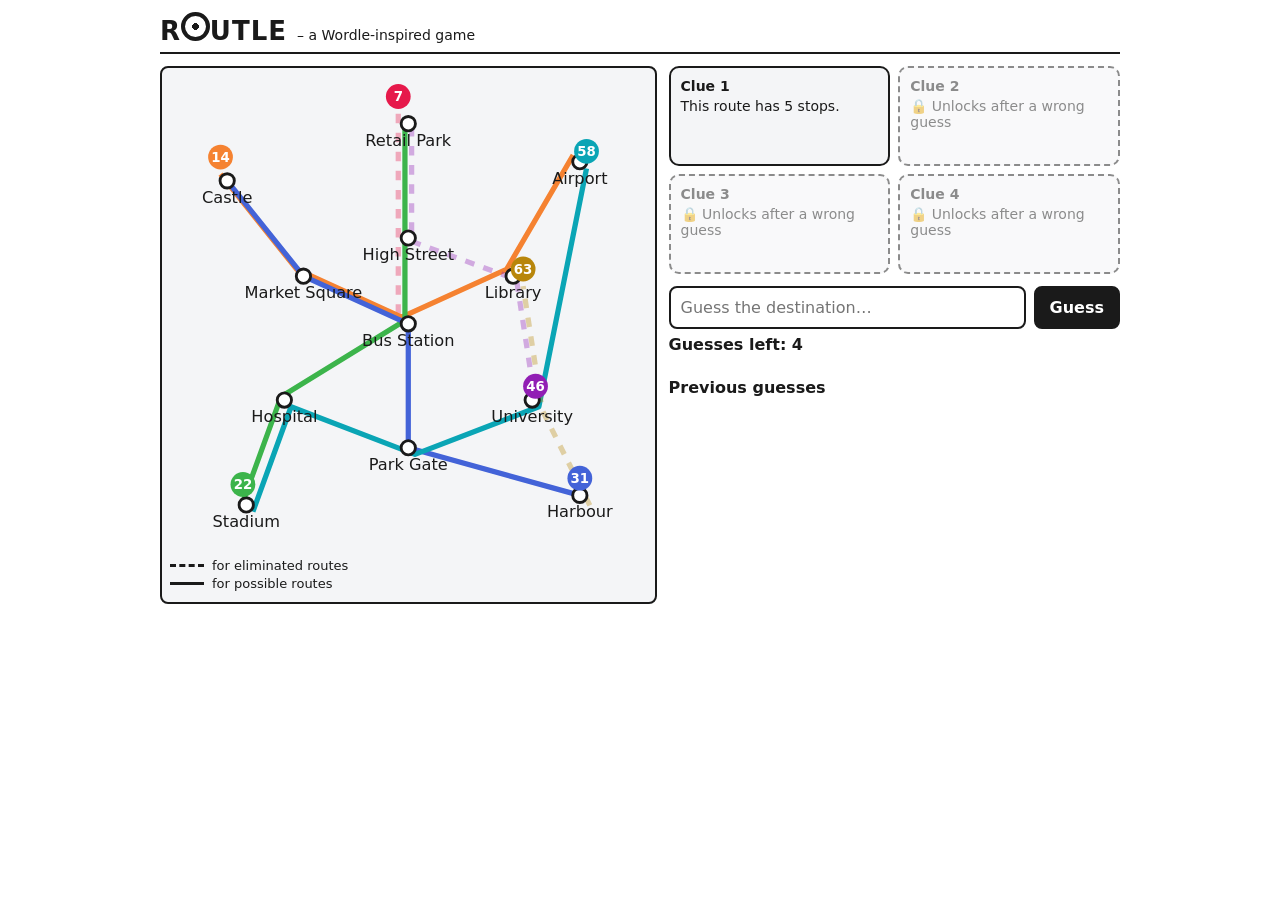
<file: test.html>
<!DOCTYPE html>
<html lang="en">
    <head>
        <meta charset="utf-8">
        <meta name="viewport" content="width=device-width, initial-scale=1, viewport-fit=cover">
        <title>Routle</title>
        <style>
            :root{box-sizing:border-box;padding-top:env(safe-area-inset-top,0px);padding-bottom:env(safe-area-inset-bottom,0px);--bg:#fff;--fg:#1a1a1a;--line:#c9ccd1;--ok:#2e9e5b;--bad:#c0392b;--card:#f4f5f7}
            @media (prefers-color-scheme:dark){:root:not([data-theme="light"]){--bg:#121213;--fg:#f2f2f2;--line:#3a3a3c;--card:#1d1d1f}}
            :root[data-theme="dark"]{--bg:#121213;--fg:#f2f2f2;--line:#3a3a3c;--card:#1d1d1f}
            html{scroll-padding-top:env(safe-area-inset-top,0px)}
            body{margin:0;background:var(--bg);color:var(--fg);font-family:system-ui,-apple-system,sans-serif}
            main{max-width:960px;margin:0 auto;padding:12px}
            header{border-bottom:2px solid var(--fg);margin-bottom:12px}
            h1{margin:0 0 6px;font-size:26px;letter-spacing:1px}
            h1 small{font-size:14px;font-weight:400;letter-spacing:0}
            .wheel{display:inline-block;width:.8em;height:.8em;border:.17em solid currentColor;border-radius:50%;background:radial-gradient(circle,currentColor 22%,transparent 24%);vertical-align:-.05em}
            .wrap{display:grid;gap:12px}
            @media(min-width:720px){.wrap{grid-template-columns:1.1fr 1fr}}
            .panel{border:2px solid var(--fg);border-radius:8px;padding:8px;background:var(--card)}
            svg{width:100%;height:auto;display:block}
            .legend{font-size:13px;margin-top:6px}
            .legend div{display:flex;align-items:center;gap:8px;margin:3px 0}
            .legend i{display:inline-block;width:34px;border-top:3px solid var(--fg)}
            .legend i.d{border-top-style:dashed}
            .clues{display:grid;grid-template-columns:1fr 1fr;gap:8px}
            .clue{border:2px solid var(--fg);border-radius:10px;padding:10px;min-height:76px;font-size:14px;background:var(--card)}
            .clue b{display:block;margin-bottom:4px}
            .clue.lock{opacity:.5;border-style:dashed}
            .row{display:flex;gap:8px;margin:12px 0 6px}
            input{flex:1;min-width:0;font:inherit;padding:10px;border:2px solid var(--fg);border-radius:8px;background:var(--bg);color:var(--fg)}
            button{font:inherit;font-weight:700;padding:10px 14px;border:2px solid var(--fg);border-radius:8px;background:var(--fg);color:var(--bg)}
            button:disabled,input:disabled{opacity:.4}
            #left{font-weight:700;margin:4px 0}
            #msg{min-height:20px;font-size:14px;font-weight:600}
            ul{list-style:none;padding:0;margin:6px 0}
            li{padding:6px 10px;border:1px solid var(--line);border-radius:6px;margin-bottom:4px;font-size:14px}
            li.w{color:var(--bad)}li.r{color:var(--ok);font-weight:700}
        </style>
    </head>

    <body>
        <main>
            <header><h1>R<span class="wheel"></span>UTLE <small>– a Wordle-inspired game</small></h1></header>
            <div class="wrap">
                <div class="panel">
                    <svg id="map" viewBox="0 0 100 100"></svg>
                    <div class="legend">
                    <div><i class="d"></i> for eliminated routes</div>
                    <div><i></i> for possible routes</div>
                    </div>
                </div>
                <div>
                    <div class="clues" id="clues"></div>
                    <div class="row">
                    <input id="in" list="dl" placeholder="Guess the destination…" autocomplete="off">
                    <datalist id="dl"></datalist>
                    <button id="go">Guess</button>
                    </div>
                    <div id="left"></div>
                    <div id="msg"></div>
                    <div><b>Previous guesses</b><ul id="prev"></ul></div>
                </div>
            </div>
        </main>

        <!--Script starts here, it is very long-->
        <script>
            // name, x, y on the 100x100 map
            const N={BS:["Bus Station",50,52],HS:["High Street",50,34],MS:["Market Square",28,42],LB:["Library",72,42],
            HP:["Hospital",24,68],UN:["University",76,68],PG:["Park Gate",50,78],HB:["Harbour",86,88],
            AP:["Airport",86,18],CS:["Castle",12,22],ST:["Stadium",16,90],RP:["Retail Park",50,10]};
            // every route needs a different destination initial; "via" is used for clue 3
            const R=[
            {n:"7", s:["BS","HS","RP"],            via:"HS",col:"#e6194b"},
            {n:"14",s:["AP","LB","BS","MS","CS"],  via:"MS",col:"#f58231"},
            {n:"22",s:["RP","HS","BS","HP","ST"],  via:"HP",col:"#3cb44b"},
            {n:"31",s:["CS","MS","BS","PG","HB"],  via:"PG",col:"#4363d8"},
            {n:"46",s:["RP","HS","LB","UN"],       via:"LB",col:"#911eb4"},
            {n:"58",s:["ST","HP","PG","UN","AP"],  via:"PG",col:"#0aa5b5"},
            {n:"63",s:["HB","UN","LB"],            via:"UN",col:"#b8860b"}];
            const dest=r=>N[r.s[r.s.length-1]][0];
            const T=R[Math.floor(Date.now()/864e5)%R.length];      // today's route
            const MAX=4;
            let wrong=[],won=false,lost=false;

            const clueText=[
            `This route has ${T.s.length} stops.`,
            `It starts at ${N[T.s[0]][0]}.`,
            `It passes through ${N[T.via][0]}.`,
            `The destination begins with “${dest(T)[0]}”.`];
            const matches=[
            r=>r.s.length===T.s.length,
            r=>r.s[0]===T.s[0],
            r=>r.s.includes(T.via),
            r=>dest(r)[0]===dest(T)[0]];

            const $=id=>document.getElementById(id);
            $("dl").innerHTML=R.map(r=>`<option value="${dest(r)}">`).join("");

            function shown(){return (won||lost)?(lost?MAX:Math.min(MAX,wrong.length+1)):Math.min(MAX,wrong.length+1)}
            function possible(r){
            if(wrong.includes(r))return false;
            for(let k=0;k<shown();k++)if(!matches[k](r))return false;
            return true;
            }
            function render(){
            const k=shown();
            $("clues").innerHTML=clueText.map((t,i)=>i<k
                ?`<div class="clue"><b>Clue ${i+1}</b>${t}</div>`
                :`<div class="clue lock"><b>Clue ${i+1}</b>🔒 Unlocks after a wrong guess</div>`).join("");
            // map
            let m="";
            R.forEach((r,i)=>{
                const d=(i-3)*.7,pts=r.s.map(id=>`${N[id][1]+d},${N[id][2]+d}`).join(" ");
                const live=possible(r)||(won&&r===T);
                m+=`<polyline points="${pts}" fill="none" stroke="${r.col}" stroke-width="${won&&r===T?1.8:1.1}" stroke-linejoin="round" ${live?"":'stroke-dasharray="2 2" opacity=".35"'}/>`;
            });
            Object.values(N).forEach(([nm,x,y])=>{
                m+=`<circle cx="${x}" cy="${y}" r="1.5" fill="var(--bg)" stroke="var(--fg)" stroke-width=".6"/>`
                +`<text x="${x}" y="${y+4.6}" font-size="3.4" text-anchor="middle" fill="var(--fg)">${nm}</text>`;
            });
            R.forEach((r,i)=>{ // route number badge at the end of each route
                const d=(i-3)*.7,[,x,y]=N[r.s[r.s.length-1]];
                m+=`<circle cx="${x+d}" cy="${y+d-3.6}" r="2.6" fill="${r.col}"/><text x="${x+d}" y="${y+d-2.6}" font-size="2.8" font-weight="700" text-anchor="middle" fill="#fff">${r.n}</text>`;
            });
            $("map").innerHTML=m;
            $("left").textContent="Guesses left: "+(won?MAX-wrong.length-0:Math.max(0,MAX-wrong.length));
            $("prev").innerHTML=wrong.map(r=>`<li class="w">✗ ${dest(r)} (route ${r.n})</li>`).join("")+(won?`<li class="r">✓ ${dest(T)} (route ${T.n})</li>`:"");
            $("in").disabled=$("go").disabled=won||lost;
            }
            function guess(){
            if(won||lost)return;
            const v=$("in").value.trim().toLowerCase(),r=R.find(x=>dest(x).toLowerCase()===v);
            if(!r){$("msg").textContent="Pick a destination from the list.";return}
            if(wrong.includes(r)){$("msg").textContent="You've already guessed that one.";return}
            $("in").value="";
            if(r===T){won=true;$("msg").textContent=`🎉 Route ${T.n} to ${dest(T)} – solved in ${wrong.length+1}!`}
            else{wrong.push(r);
                if(wrong.length>=MAX){lost=true;$("msg").textContent=`Out of guesses! It was route ${T.n} to ${dest(T)}.`}
                else $("msg").textContent="Not that one – a new clue is unlocked."}
            render();
            }
            $("go").onclick=guess;
            $("in").onkeydown=e=>{if(e.key==="Enter")guess()};
            render();
        </script>
    </body>
</html>
</file>
